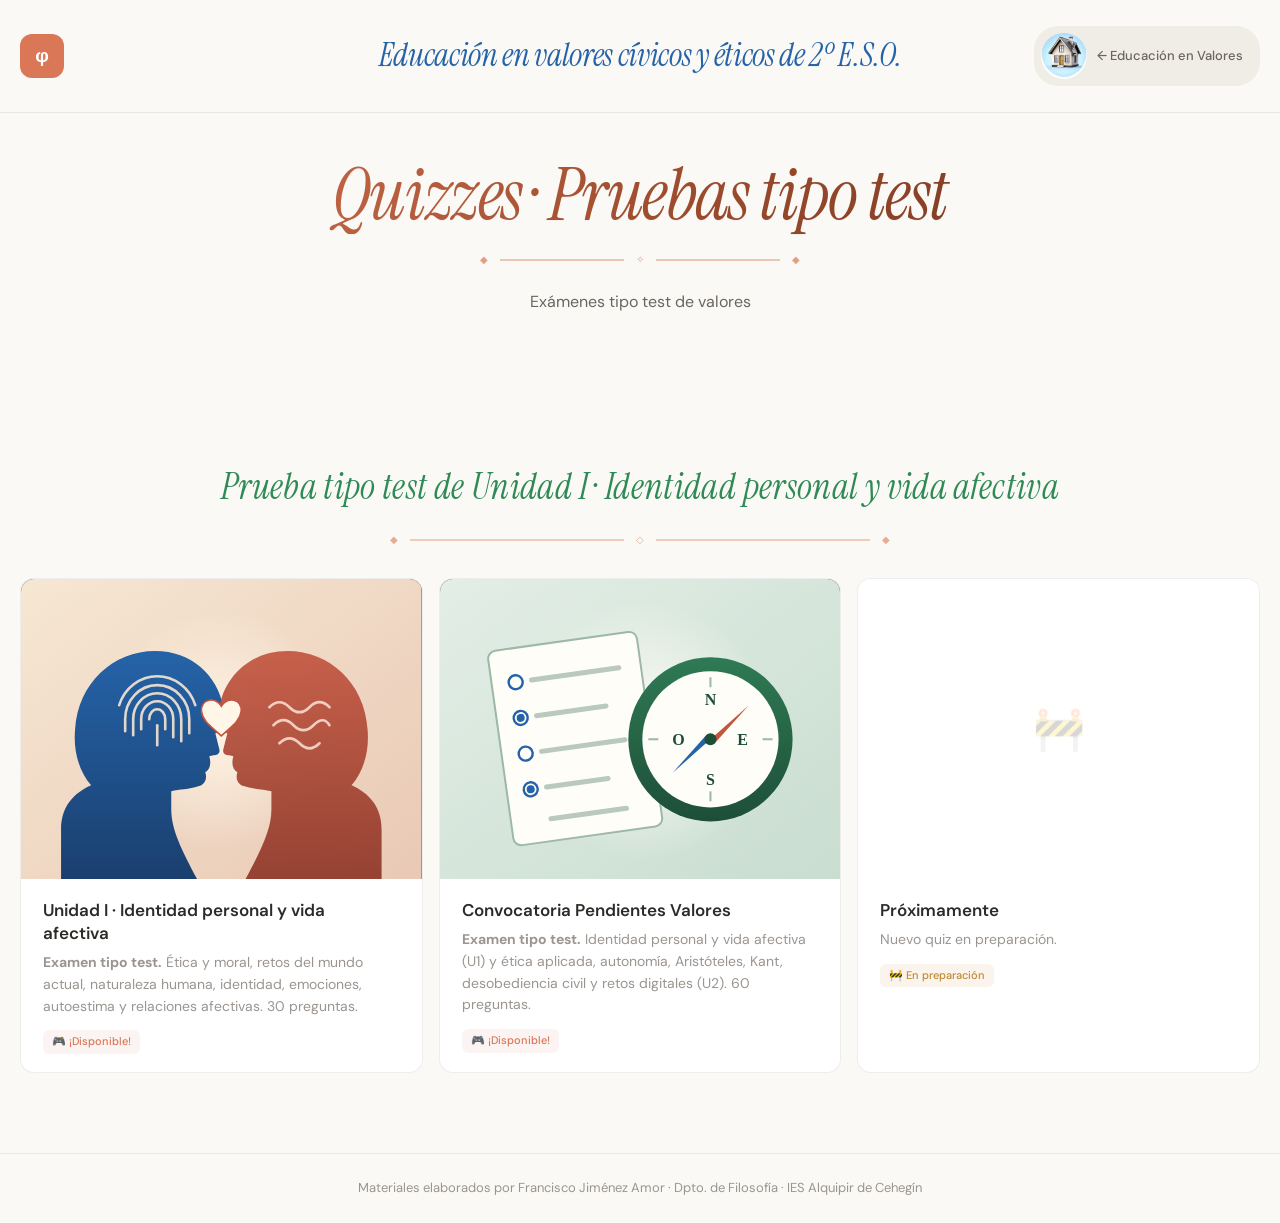
<file: quizzes/index.html>
<!DOCTYPE html>
<html lang="es">
<head>
    <meta charset="UTF-8">
    <meta name="viewport" content="width=device-width, initial-scale=1.0">
    <title>Quizzes · Pruebas tipo test — Educación en Valores Cívicos y Éticos</title>
    <link rel="preconnect" href="https://fonts.googleapis.com">
    <link href="https://fonts.googleapis.com/css2?family=DM+Sans:ital,wght@0,300;0,400;0,500;0,600;0,700;1,400&family=Fredoka:wght@500;600;700&family=Instrument+Serif:ital@0;1&display=swap" rel="stylesheet">
    <style>
        :root {
            --bg-primary: #FAF9F5;
            --bg-secondary: #F0EDE6;
            --bg-card: #FFFFFF;
            --text-primary: #2D2B28;
            --text-secondary: #6B6560;
            --text-tertiary: #9B9590;
            --accent: #D97757;
            --accent-light: rgba(217, 119, 87, 0.08);
            --border: rgba(0, 0, 0, 0.07);
            --border-hover: rgba(0, 0, 0, 0.15);
            --shadow-md: 0 3px 12px rgba(0,0,0,0.07), 0 1px 3px rgba(0,0,0,0.04);
            --radius: 14px;
            --radius-sm: 8px;
        }
        * { margin: 0; padding: 0; box-sizing: border-box; }
        body {
            font-family: 'DM Sans', -apple-system, BlinkMacSystemFont, sans-serif;
            background-color: var(--bg-primary);
            color: var(--text-primary);
            line-height: 1.6; min-height: 100vh; font-size: 16px;
        }

        /* HEADER */
        .header {
            background: var(--bg-primary); border-bottom: 1px solid var(--border);
            position: sticky; top: 0; z-index: 100;
            backdrop-filter: blur(12px); -webkit-backdrop-filter: blur(12px);
        }
        .header-inner {
            position: relative;
            max-width: 1280px; margin: 0 auto; padding: 26px 20px;
            display: flex; align-items: center; justify-content: space-between; gap: 16px;
        }
        .logo-area { display: flex; align-items: center; gap: 14px; z-index: 1; }
        .logo-icon {
            width: 44px; height: 44px; background: var(--accent);
            border-radius: 12px; display: flex; align-items: center;
            justify-content: center; color: white; font-weight: 700; font-size: 19px; flex-shrink: 0;
        }
        .logo-text {
            position: absolute; left: 50%; top: 50%; transform: translate(-50%, -50%);
            font-family: 'Instrument Serif', Georgia, serif; font-style: italic;
            font-size: clamp(20px, 2.6vw, 32px); color: #2563A8; letter-spacing: -0.01em;
            white-space: nowrap; text-shadow: 0 1px 0 rgba(0,0,0,0.04);
        }
        .back-btn {
            display: inline-flex; align-items: center; gap: 10px;
            font-size: 13px; font-weight: 500; color: var(--text-secondary);
            background: var(--bg-secondary); padding: 6px 16px 6px 6px; border-radius: 24px;
            text-decoration: none; transition: all 0.2s ease; border: 1px solid transparent;
        }
        .back-btn:hover { color: var(--accent); border-color: var(--border-hover); }
        .back-btn-icon { width: 46px; height: 46px; border-radius: 50%; object-fit: cover; flex-shrink: 0; }

        /* MAIN */
        .main { max-width: 1280px; margin: 0 auto; padding: 42px 20px 80px; }
        .intro { margin: 0 auto 40px; max-width: 1200px; text-align: center; }
        .intro h1 {
            font-family: 'Instrument Serif', Georgia, serif;
            font-style: italic;
            font-size: clamp(36px, 6vw, 72px); font-weight: 400; letter-spacing: -0.02em; white-space: nowrap;
            line-height: 1.1; margin-bottom: 18px;
            background: linear-gradient(120deg, var(--accent) 0%, #9c4a2c 55%, #6b3420 100%);
            -webkit-background-clip: text; background-clip: text; -webkit-text-fill-color: transparent;
            filter: drop-shadow(0 1px 0 rgba(0,0,0,0.03));
        }
        .intro .title-rule { display: flex; align-items: center; gap: 12px; max-width: 320px; margin: 0 auto 20px; }
        .intro .title-rule .tr-line { flex: 1; height: 1.5px; background: var(--accent); opacity: 0.4; }
        .intro .title-rule .tr-gem { font-size: 10px; color: var(--accent); opacity: 0.7; }
        .intro p { color: var(--text-secondary); font-size: 16px; line-height: 1.75; }

        /* FEATURED CARD — Autores PAU (foto completa, sin recortar, banner más grande) */
        .featured-card {
            position: relative; display: flex; align-items: stretch; height: 300px; overflow: hidden;
            border-radius: var(--radius); text-decoration: none; color: #fff;
            margin-bottom: 56px; box-shadow: var(--shadow-md);
            background: linear-gradient(135deg, var(--accent) 0%, #b85a3a 100%);
            transition: transform 0.25s ease, box-shadow 0.25s ease;
        }
        .featured-card:hover { transform: translateY(-3px); box-shadow: 0 12px 32px rgba(0,0,0,0.22); }
        .featured-photo-wrap {
            position: relative; width: 44%; min-width: 320px; flex-shrink: 0;
            background: linear-gradient(160deg, #b8946c 0%, #83644a 100%);
            display: flex; align-items: center; justify-content: center; overflow: hidden;
        }
        .featured-photo {
            width: 100%; height: 100%;
            object-fit: contain; object-position: center;
            transition: transform 0.45s ease;
        }
        .featured-card:hover .featured-photo { transform: scale(1.03); }
        .featured-mute-btn {
            position: absolute; bottom: 14px; right: 14px; z-index: 3;
            width: 38px; height: 38px; border-radius: 50%; border: none;
            background: rgba(0,0,0,0.5); backdrop-filter: blur(3px); -webkit-backdrop-filter: blur(3px);
            color: #fff; display: flex; align-items: center; justify-content: center;
            font-size: 16px; cursor: pointer; transition: background 0.2s ease, transform 0.2s ease;
        }
        .featured-mute-btn:hover { background: rgba(0,0,0,0.7); transform: scale(1.08); }
        .featured-mute-btn--labeled { width: auto; padding: 0 16px 0 14px; border-radius: 20px; gap: 7px; }
        .featured-mute-btn--labeled .vmb-icon { font-size: 16px; line-height: 1; }
        .featured-mute-btn--labeled .vmb-label { font-size: 13px; font-weight: 600; white-space: nowrap; }
        .featured-fullscreen-btn {
            position: absolute; bottom: 14px; left: 14px; z-index: 3;
            width: 38px; height: 38px; border-radius: 50%; border: none;
            background: rgba(0,0,0,0.5); backdrop-filter: blur(3px); -webkit-backdrop-filter: blur(3px);
            color: #fff; display: flex; align-items: center; justify-content: center;
            font-size: 17px; cursor: pointer; transition: background 0.2s ease, transform 0.2s ease;
        }
        .featured-fullscreen-btn:hover { background: rgba(0,0,0,0.7); transform: scale(1.08); }
        .featured-content { position: relative; flex: 1; overflow: hidden; background: #14100d; }
        .featured-content-video { position: absolute; inset: 0; width: 100%; height: 100%; object-fit: contain; object-position: center; z-index: 0; }
        .featured-arrow {
            position: absolute; top: 22px; right: 24px; width: 40px; height: 40px; border-radius: 50%;
            background: rgba(255,255,255,0.18); backdrop-filter: blur(4px);
            display: flex; align-items: center; justify-content: center; font-size: 19px; z-index: 2;
        }

        /* SEPARADOR DE APARTADOS — franja a todo el ancho de pantalla, para marcar un bloque nuevo, distinto de las Épocas */
        .section-divider-img {
            width: 100vw;
            margin: 56px calc(-50vw + 50%) 40px;
            height: 46px;
            background-image: url('https://pacofilo.github.io/Historia-de-la-filosofia-indice/images/section-divider-strip.jpg');
            background-size: 100% 100%;
            background-repeat: no-repeat;
            background-position: center;
            display: block;
        }
        @media (max-width: 640px) { .section-divider-img { height: 30px; margin: 40px calc(-50vw + 50%) 28px; } }

        /* FEATURED CARD — Disertaciones (mitad izquierda: título, no vídeo) */
        .featured-card--disertaciones { background: linear-gradient(135deg, #E7EFF9 0%, #CFE0F2 100%); }
        .featured-photo-wrap--text {
            background: linear-gradient(160deg, #F4F8FC 0%, #E2ECF7 100%);
            flex-direction: column; align-items: center; justify-content: center;
            text-align: center; padding: 24px 20px; gap: 14px;
        }
        .featured-title-text {
            font-family: 'Fredoka', 'DM Sans', sans-serif; font-weight: 700; font-style: normal;
            font-size: clamp(34px, 4.2vw, 52px); letter-spacing: -0.01em; line-height: 1;
            color: #2563A8;
        }
        .featured-subtitle-text {
            font-family: 'Fredoka', 'DM Sans', sans-serif; font-weight: 600;
            font-size: clamp(18px, 2vw, 24px); line-height: 1.1; color: #2563A8; opacity: 0.85; margin-top: -6px;
        }
        .featured-cta {
            font-family: 'DM Sans', sans-serif; font-size: 14px; font-weight: 600;
            color: #2563A8; background: rgba(37, 99, 168, 0.1);
            padding: 8px 18px; border-radius: 20px; display: inline-flex; align-items: center; gap: 6px;
        }

        /* SECTION HEADER (época) */
        .section-header { text-align: center; margin-bottom: 30px; }
        .sh-icon { font-size: 28px; margin-bottom: 6px; display: block; }
        .section-title {
            font-family: 'Instrument Serif', Georgia, serif; font-style: italic;
            font-size: clamp(22px, 3.4vw, 36px); font-weight: 400; letter-spacing: 0.01em;
            color: #2F8A55; margin-bottom: 16px; display: block; white-space: nowrap;
        }
        .sh-rule-row { display: flex; align-items: center; gap: 12px; max-width: 500px; margin: 0 auto; }
        .sh-rule { flex: 1; height: 1.5px; background: var(--accent); opacity: 0.35; }
        .sh-gem { font-size: 10px; color: var(--accent); opacity: 0.6; flex-shrink: 0; }

        /* GRID — 3 por línea */
        .cards-grid { display: grid; grid-template-columns: repeat(3, 1fr); gap: 16px; }

        /* CARD */
        .card {
            background: var(--bg-card); border: 1px solid var(--border);
            border-radius: var(--radius); text-decoration: none; color: inherit;
            transition: all 0.22s ease; display: flex; flex-direction: column;
            overflow: hidden; position: relative;
        }
        .card:hover { border-color: var(--border-hover); box-shadow: var(--shadow-md); transform: translateY(-2px); }
        .card:hover .card-title { color: var(--accent); }

        /* Image — foto significativa incrustada por época, con fondo difuminado tipo Apple */
        .card-img {
            width: 100%; aspect-ratio: 4 / 3; overflow: hidden; flex-shrink: 0;
            background: #fff; display: flex; align-items: center; justify-content: center;
            position: relative;
        }
        .card-img .img-bg {
            position: absolute; inset: 0; width: 100%; height: 100%;
            object-fit: cover; object-position: center;
            filter: blur(22px) brightness(1.15) saturate(0.6);
            transform: scale(1.2); opacity: 0; transition: opacity 0.4s ease; z-index: 0;
        }
        .card-img::after {
            content: ''; position: absolute; inset: 0;
            background: rgba(255,255,255,0.50); pointer-events: none; z-index: 1;
        }
        .card-img .img-fg {
            position: relative; z-index: 2; max-width: 100%; max-height: 100%;
            width: auto; height: auto; object-fit: contain; display: block; opacity: 0;
            padding: 8px; transition: opacity 0.35s ease, transform 0.35s ease;
        }
        .card-img .img-bg.loaded { opacity: 1; }
        .card-img .img-fg.loaded { opacity: 1; }
        .card:hover .card-img .img-fg { transform: scale(1.04); }
        .card-img-placeholder { font-size: 42px; opacity: 0.18; position: absolute; z-index: 0; transition: opacity 0.3s ease; }
        .card-img:has(.img-fg.loaded) .card-img-placeholder { opacity: 0; }

        /* Vídeo incrustado (p. ej. Filosofía Antigua) — nítido, sin el velo/blur tipo Apple, entero sin recortar */
        .card-img:has(.card-video)::after { display: none; }
        .card-img:has(.card-video) { background: var(--text-primary); }
        .card-video {
            position: absolute; inset: 0; width: 100%; height: 100%;
            object-fit: contain; object-position: center; z-index: 1;
            transition: transform 0.45s ease;
        }
        .card:hover .card-video { transform: scale(1.04); }
        .video-mute-btn {
            position: absolute; bottom: 12px; right: 12px; z-index: 3;
            width: 34px; height: 34px; border-radius: 50%; border: none;
            background: rgba(0,0,0,0.5); backdrop-filter: blur(3px); -webkit-backdrop-filter: blur(3px);
            color: #fff; display: flex; align-items: center; justify-content: center;
            font-size: 15px; cursor: pointer; transition: background 0.2s ease, transform 0.2s ease;
        }
        .video-mute-btn:hover { background: rgba(0,0,0,0.7); transform: scale(1.08); }

        /* Body */
        .card-body { padding: 20px 22px 18px; display: flex; flex-direction: column; gap: 7px; flex: 1; }
        .card-title { font-size: 17px; font-weight: 600; color: var(--text-primary); transition: color 0.2s ease; line-height: 1.35; padding-right: 20px; }
        .card-desc { font-size: 14px; color: var(--text-tertiary); line-height: 1.55; }
        .card-tag {
            display: inline-flex; align-items: center; gap: 4px; font-size: 11px; font-weight: 500;
            color: var(--accent); background: var(--accent-light); padding: 3px 9px;
            border-radius: 6px; width: fit-content; margin-top: 6px;
        }
        .card-arrow {
            position: absolute; bottom: 18px; right: 20px; color: var(--text-tertiary);
            opacity: 0; transform: translateX(-4px); transition: all 0.2s ease; font-size: 15px;
        }
        .card:hover .card-arrow { opacity: 1; transform: translateX(0); }

        .badge-wip { color: #c08a30; background: rgba(192,138,48,0.09); }

        /* FOOTER */
        .footer { max-width: 1280px; margin: 0 auto; padding: 24px 20px; border-top: 1px solid var(--border); text-align: center; }
        .footer p { font-size: 13px; color: var(--text-tertiary); }

        /* RESPONSIVE */
        @media (max-width: 980px) { .cards-grid { grid-template-columns: repeat(2, 1fr); } }
        @media (max-width: 760px) {
            .featured-card { flex-direction: column; min-height: 0; }
            .featured-photo-wrap { width: 100%; min-width: 0; height: 200px; }
            .featured-arrow { top: 16px; right: 16px; }
        }
        @media (max-width: 640px) {
            .cards-grid { grid-template-columns: 1fr; }
            .intro h1 { font-size: 22px; }
            .section-title { font-size: 14px; }
            .main { padding: 28px 14px 60px; }
        }
        @media (max-width: 900px) {
            .header-inner { flex-direction: column; gap: 10px; padding: 18px 20px; }
            .logo-text { position: static; transform: none; font-size: 18px; order: 3; }
            .back-btn { order: 2; }
        }
        .intro h1 { white-space: normal; }
        html, body { overflow-x: clip; }
        .section-title { white-space: normal; }
        .card-img .img-fg { padding: 0; }
        .card-blank { cursor: default; }
        .card-blank:hover { transform: none; box-shadow: none; border-color: var(--border); }
        .card-blank:hover .card-title { color: var(--text-primary); }
    </style>
</head>
<body>

<header class="header">
    <div class="header-inner">
        <div class="logo-area">
            <div class="logo-icon">φ</div>
            <span class="logo-text">Educación en valores cívicos y éticos de 2º E.S.O.</span>
        </div>
        <a class="back-btn" href="https://pacofilo.github.io/Valores-Civicos-Eticos/"><img class="back-btn-icon" src="[data-uri]" alt="Casa">← Educación en Valores</a>
    </div>
</header>

<main class="main">
    <div class="intro">
        <h1>Quizzes · Pruebas tipo test</h1>
        <div class="title-rule"><span class="tr-gem">◆</span><span class="tr-line"></span><span class="tr-gem">✧</span><span class="tr-line"></span><span class="tr-gem">◆</span></div>
        <p>Exámenes tipo test de valores</p>
    </div>

    <div class="section-divider-img" role="presentation" aria-hidden="true"></div>

    <div class="section-header">
        <span class="section-title">Prueba tipo test de Unidad I · Identidad personal y vida afectiva</span>
        <div class="sh-rule-row">
            <span class="sh-gem">◆</span><span class="sh-rule"></span>
            <span class="sh-gem">◇</span><span class="sh-rule"></span>
            <span class="sh-gem">◆</span>
        </div>
    </div>

    <div class="cards-grid">

        <a class="card" href="unidad-1/" target="_blank">
            <div class="card-img">
                <svg class="card-video" viewBox="0 0 400 300" xmlns="http://www.w3.org/2000/svg" role="img" aria-label="Ilustración: dos perfiles enfrentados con una huella dactilar y un corazón, símbolo de la identidad personal y la vida afectiva" preserveAspectRatio="xMidYMid slice">
<defs>
<linearGradient id="idBg" x1="0" y1="0" x2="1" y2="1"><stop offset="0" stop-color="#F6E7D3"/><stop offset="1" stop-color="#E9C9B5"/></linearGradient>
<linearGradient id="idHeadA" x1="0" y1="0" x2="0" y2="1"><stop offset="0" stop-color="#2563A8"/><stop offset="1" stop-color="#1A3F6E"/></linearGradient>
<linearGradient id="idHeadB" x1="0" y1="0" x2="0" y2="1"><stop offset="0" stop-color="#C2553F"/><stop offset="1" stop-color="#8E3628"/></linearGradient>
<radialGradient id="idGlow" cx="0.5" cy="0.5" r="0.5"><stop offset="0" stop-color="#FFF6E8" stop-opacity="0.95"/><stop offset="1" stop-color="#FFF6E8" stop-opacity="0"/></radialGradient>
</defs>
<rect width="400" height="300" fill="url(#idBg)"/>
<circle cx="200" cy="150" r="120" fill="url(#idGlow)"/>
<!-- Perfil izquierdo (yo) -->
<path d="M40 300 L40 250 C40 228 52 214 70 206 C58 192 52 172 54 150 C57 104 92 72 134 72 C170 72 196 96 202 128 L206 146 C207 150 205 152 201 153 L194 154 L198 170 C199 174 196 176 192 176 L188 177 C190 184 189 190 184 193 C186 199 184 205 177 207 C168 210 158 210 150 212 L150 230 C150 250 160 270 176 300 Z" fill="url(#idHeadA)"/>
<!-- Huella dactilar dentro de la cabeza: identidad -->
<g fill="none" stroke="#F6E7D3" stroke-width="2.6" stroke-linecap="round" opacity="0.9">
<path d="M128 140 a8 10 0 0 1 16 0 v10"/>
<path d="M120 150 v-10 a16 18 0 0 1 32 0 v18"/>
<path d="M112 156 v-16 a24 26 0 0 1 48 0 v22"/>
<path d="M104 152 v-12 a32 34 0 0 1 64 0 v14"/>
<path d="M98 126 a40 42 0 0 1 76 0"/>
<path d="M136 146 v20"/>
</g>
<!-- Perfil derecho (el otro) -->
<path d="M360 300 L360 250 C360 228 348 214 330 206 C342 192 348 172 346 150 C343 104 308 72 266 72 C230 72 204 96 198 128 L194 146 C193 150 195 152 199 153 L206 154 L202 170 C201 174 204 176 208 176 L212 177 C210 184 211 190 216 193 C214 199 216 205 223 207 C232 210 242 210 250 212 L250 230 C250 250 240 270 224 300 Z" fill="url(#idHeadB)" opacity="0.92"/>
<!-- Corazón en el espacio entre ambos: vida afectiva -->
<path d="M200 118 C190 100 162 104 164 128 C166 146 186 158 200 172 C214 158 234 146 236 128 C238 104 210 100 200 118 Z" fill="#FFF6E8" stroke="#C2553F" stroke-width="3" transform="translate(200 138) scale(0.55) translate(-200 -138)"/>
<!-- Ondas emocionales en la cabeza derecha -->
<g fill="none" stroke="#FBE3D6" stroke-width="2.6" stroke-linecap="round" opacity="0.85">
<path d="M248 128 q10 -10 20 0 t20 0 t20 0"/>
<path d="M252 146 q10 -10 20 0 t20 0 t16 0"/>
<path d="M258 164 q10 -10 20 0 t20 0"/>
</g>
</svg>
            </div>
            <div class="card-body">
                <span class="card-title">Unidad I · Identidad personal y vida afectiva</span>
                <span class="card-desc"><strong>Examen tipo test.</strong> Ética y moral, retos del mundo actual, naturaleza humana, identidad, emociones, autoestima y relaciones afectivas. 30 preguntas.</span>
                <span class="card-tag">🎮 ¡Disponible!</span>
            </div>
            <span class="card-arrow">→</span>
        </a>

        <a class="card" href="pendientes-u1-u2/" target="_blank">
            <div class="card-img">
                <svg class="card-video" viewBox="0 0 400 300" xmlns="http://www.w3.org/2000/svg" role="img" aria-label="Ilustración: una brújula sobre una hoja de examen tipo test, símbolo de la ética como guía" preserveAspectRatio="xMidYMid slice">
<defs>
<linearGradient id="pdBg" x1="0" y1="0" x2="1" y2="1"><stop offset="0" stop-color="#E3EEE6"/><stop offset="1" stop-color="#C9DDD0"/></linearGradient>
<radialGradient id="pdGlow" cx="0.5" cy="0.5" r="0.5"><stop offset="0" stop-color="#FFFDF7" stop-opacity="0.95"/><stop offset="1" stop-color="#FFFDF7" stop-opacity="0"/></radialGradient>
<linearGradient id="pdRing" x1="0" y1="0" x2="0" y2="1"><stop offset="0" stop-color="#2F7A55"/><stop offset="1" stop-color="#1D4F37"/></linearGradient>
</defs>
<rect width="400" height="300" fill="url(#pdBg)"/>
<circle cx="200" cy="150" r="130" fill="url(#pdGlow)"/>
<!-- Hoja de examen -->
<g transform="rotate(-8 130 160)">
<rect x="60" y="62" width="150" height="196" rx="8" fill="#FFFDF7" stroke="#9DB8A6" stroke-width="2"/>
<g fill="none" stroke="#2563A8" stroke-width="2.4">
<circle cx="84" cy="96" r="7"/><circle cx="84" cy="132" r="7"/><circle cx="84" cy="168" r="7"/><circle cx="84" cy="204" r="7"/>
</g>
<circle cx="84" cy="132" r="4" fill="#2563A8"/><circle cx="84" cy="204" r="4" fill="#2563A8"/>
<g stroke="#B9C9BE" stroke-width="5" stroke-linecap="round">
<path d="M100 96 h88"/><path d="M100 132 h70"/><path d="M100 168 h84"/><path d="M100 204 h62"/><path d="M100 236 h76"/>
</g>
</g>
<!-- Brújula: la ética como guía -->
<circle cx="270" cy="160" r="82" fill="url(#pdRing)"/>
<circle cx="270" cy="160" r="68" fill="#FFFDF7"/>
<g stroke="#9DB8A6" stroke-width="2"><path d="M270 98 v10"/><path d="M270 212 v10"/><path d="M208 160 h10"/><path d="M322 160 h10"/></g>
<g font-family="Georgia, serif" font-size="16" font-weight="700" fill="#1D4F37" text-anchor="middle">
<text x="270" y="126">N</text><text x="270" y="206">S</text><text x="238" y="166">O</text><text x="302" y="166">E</text>
</g>
<path d="M270 160 L286 112 L276 160 Z" fill="#C2553F" transform="rotate(30 270 160)"/>
<path d="M270 160 L254 208 L264 160 Z" fill="#2563A8" transform="rotate(30 270 160)"/>
<path d="M270 160 L286 112 L264 160 L254 208 Z" fill="none" transform="rotate(30 270 160)"/>
<circle cx="270" cy="160" r="6" fill="#1D4F37"/>
</svg>
            </div>
            <div class="card-body">
                <span class="card-title">Convocatoria Pendientes Valores</span>
                <span class="card-desc"><strong>Examen tipo test.</strong> Identidad personal y vida afectiva (U1) y ética aplicada, autonomía, Aristóteles, Kant, desobediencia civil y retos digitales (U2). 60 preguntas.</span>
                <span class="card-tag">🎮 ¡Disponible!</span>
            </div>
            <span class="card-arrow">→</span>
        </a>

        <div class="card card-blank">
            <div class="card-img"><span class="card-img-placeholder" style="opacity:.35">🚧</span></div>
            <div class="card-body">
                <span class="card-title">Próximamente</span>
                <span class="card-desc">Nuevo quiz en preparación.</span>
                <span class="card-tag badge-wip">🚧 En preparación</span>
            </div>
        </div>

    </div>

</main>

<footer class="footer">
    <p>Materiales elaborados por Francisco Jiménez Amor · Dpto. de Filosofía · IES Alquipir de Cehegín</p>
</footer>

</body>
</html>
</file>
